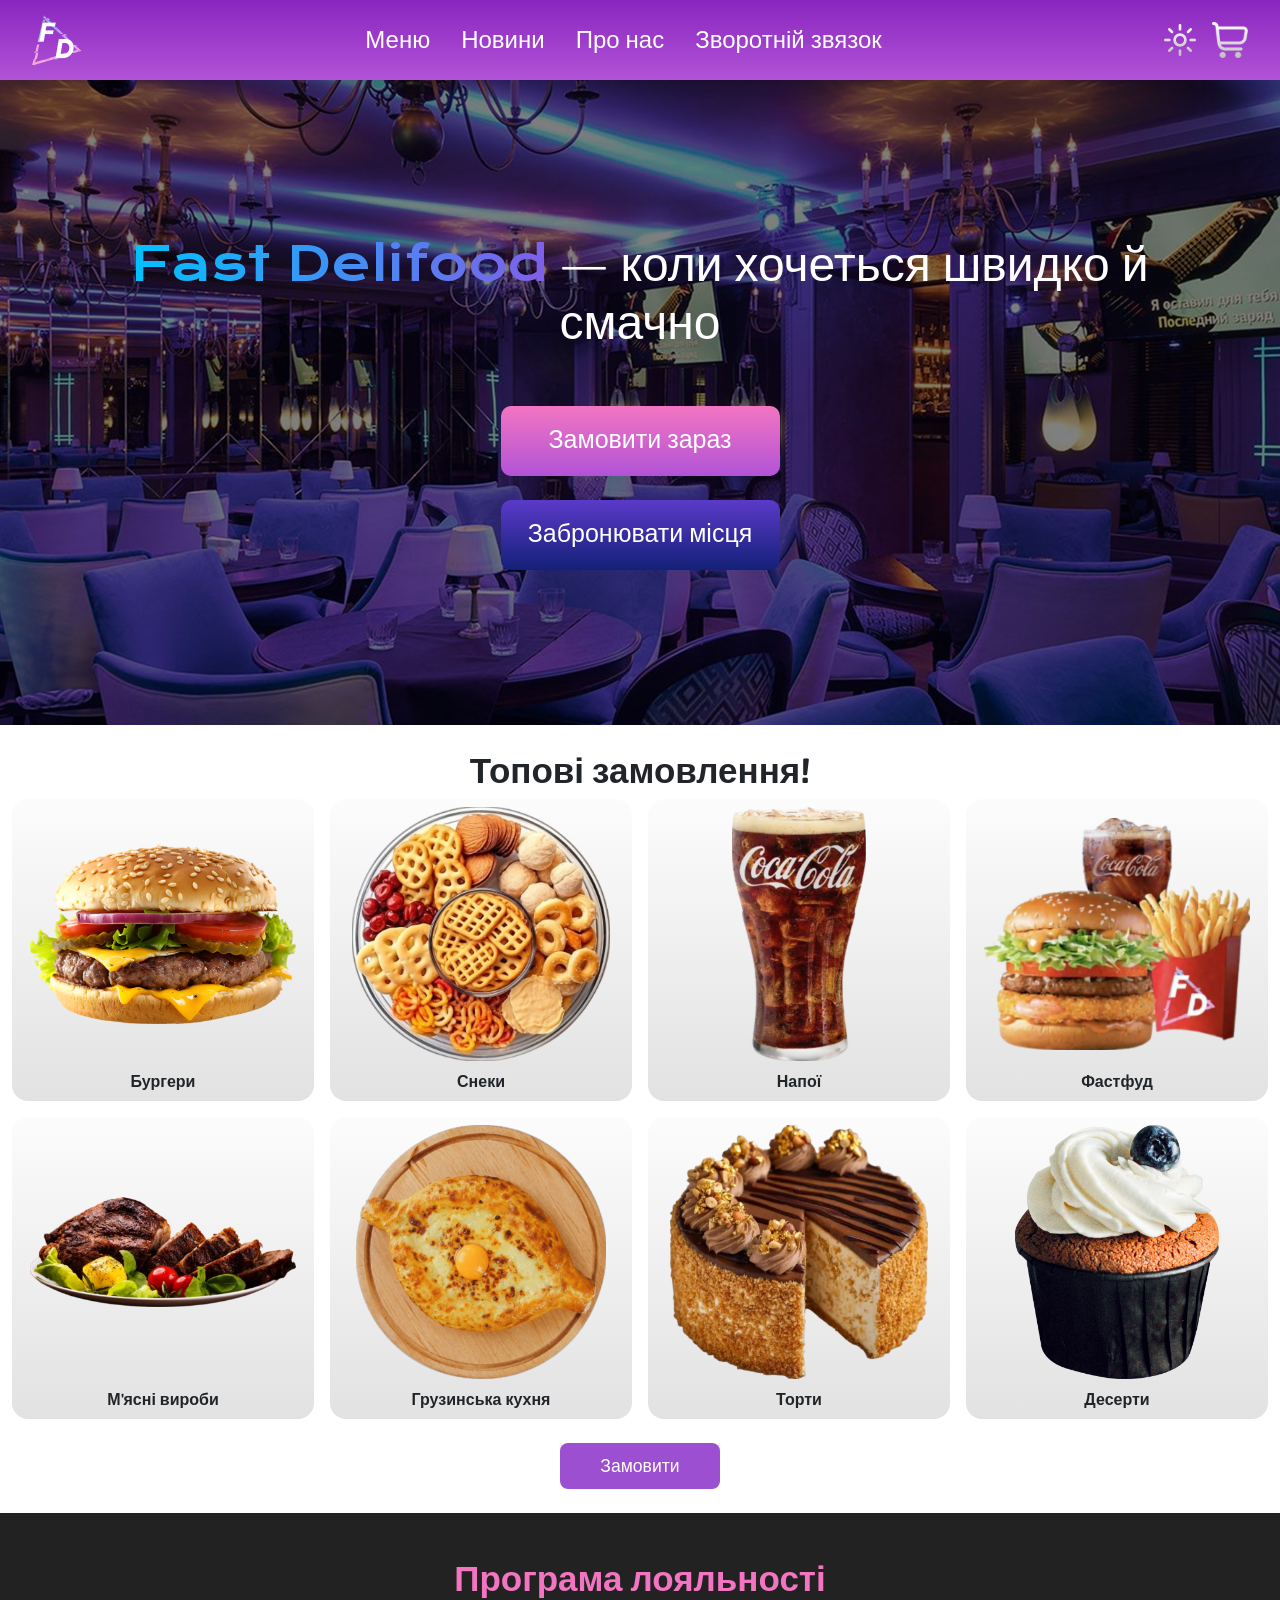
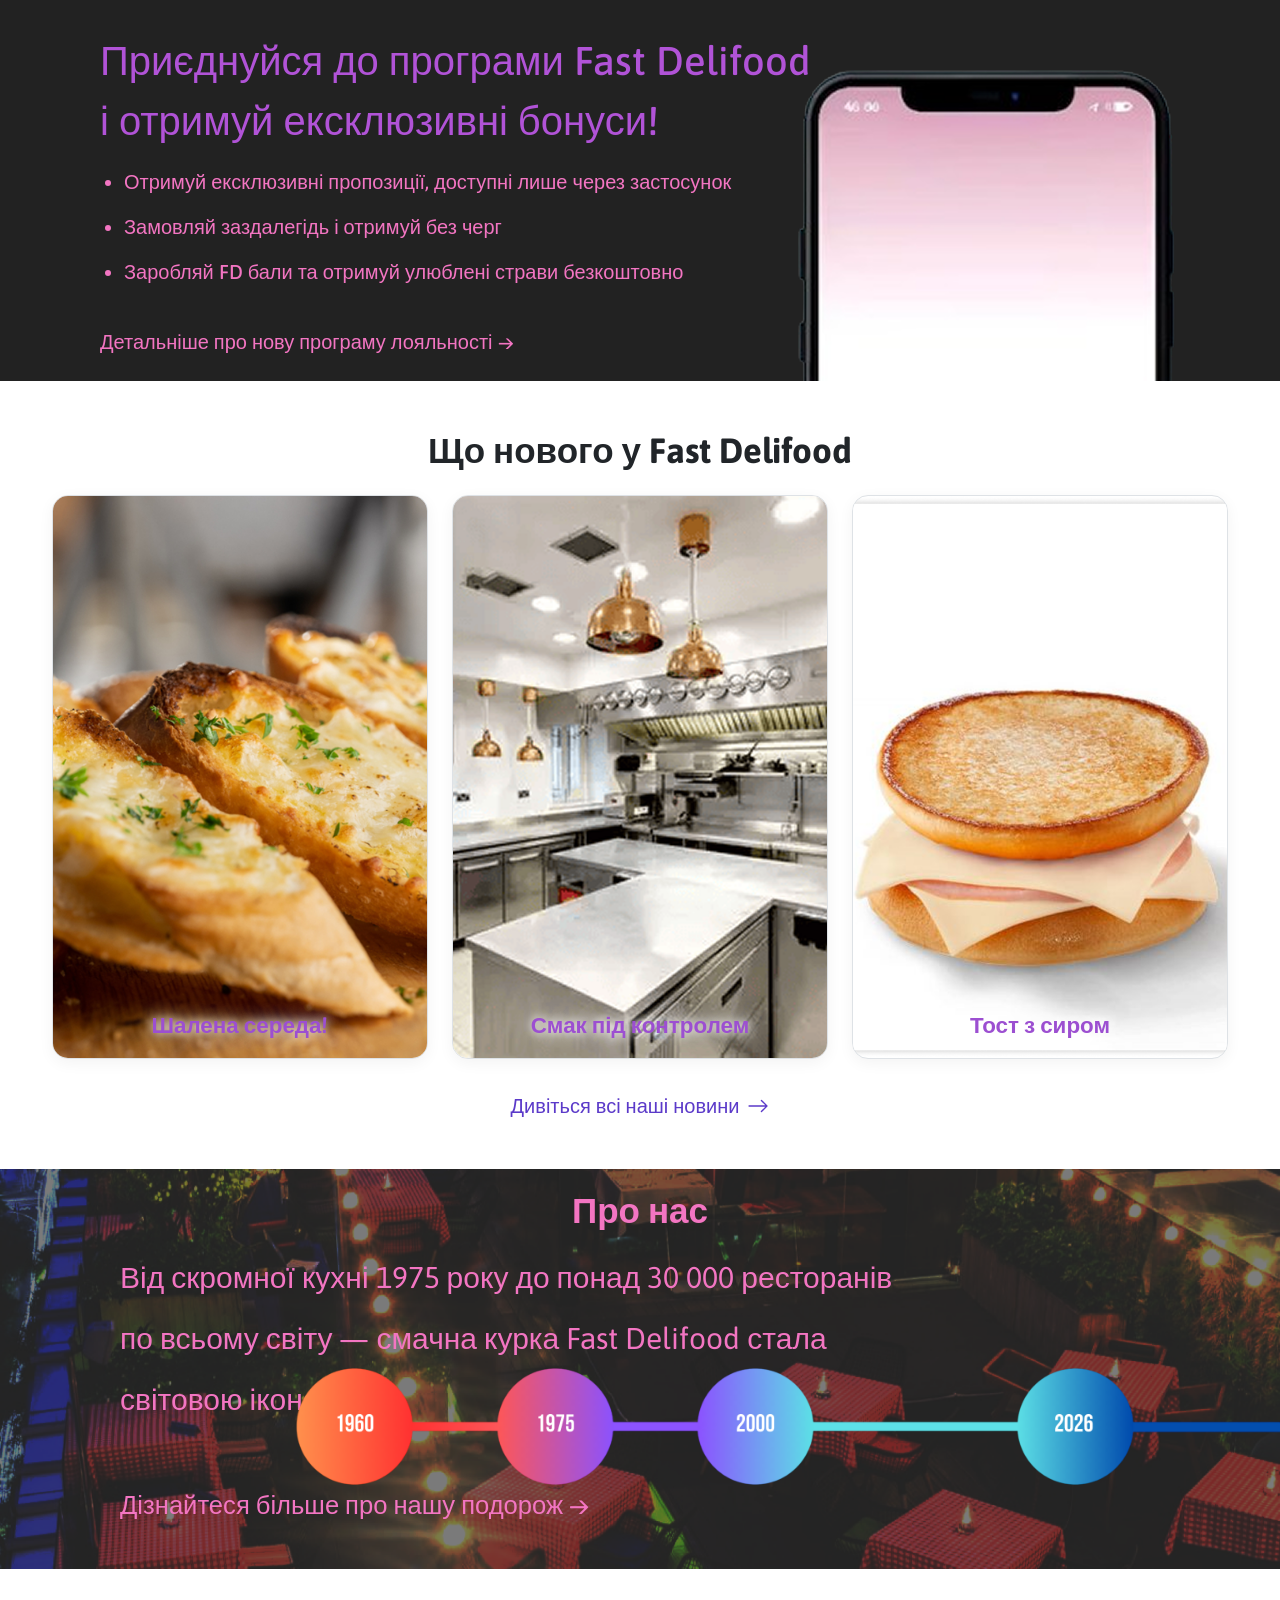
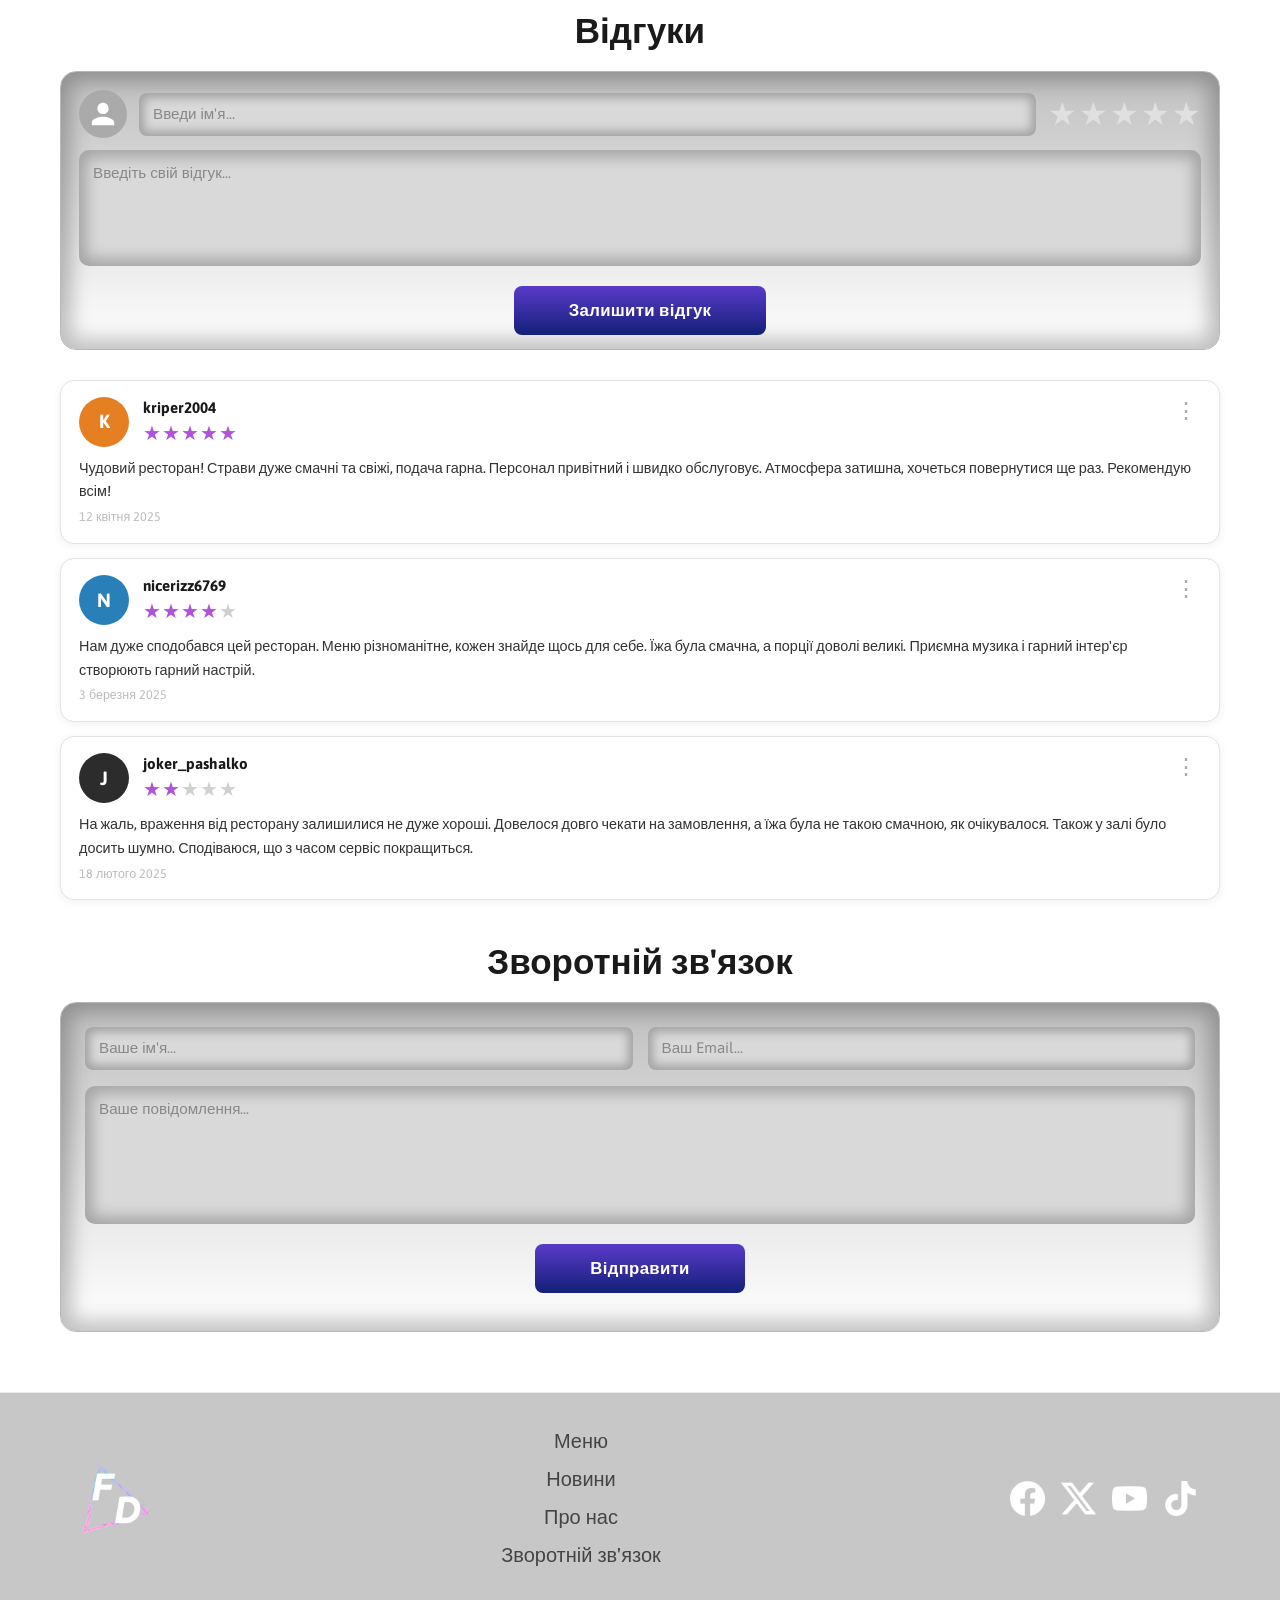
<file: index.html>
<!DOCTYPE html>
<html lang="uk">
    <head>
        <meta charset="UTF-8">
        <meta name="viewport" content="width=device-width, initial-scale=1.0">
        <title>Fast Delifood</title>
        <link href="https://cdn.jsdelivr.net/npm/bootstrap@5.3.0/dist/css/bootstrap.min.css" rel="stylesheet">
        <link rel="stylesheet" href="style.css">
    </head>
    <body>
        <nav class="navbar navbar-expand-lg sticky-top" id="navbar-settings">
            <div class="container-fluid">
                <a class="navbar-brand" href="#"><img src="images/fd_logo.png" alt="FD" width="50" height="50"></a>
                <div class="collapse navbar-collapse" id="navbarNavAltMarkup">
                    <div class="navbar-nav mx-auto">
                        <a class="nav-link custom-link fs-4" href="menu.html">Меню</a>
                        <a class="nav-link custom-link fs-4" href="#whats-new">Новини</a>
                        <a class="nav-link custom-link fs-4" href="#about-us">Про нас</a>
                        <a class="nav-link custom-link fs-4" href="#feedback">Зворотній звязок</a>
                    </div>
                </div>
                <div class="d-flex align-items-center gap-3 ms-lg-auto justify-content-center mt-3 mt-lg-0">
                    <button id="theme-toggle" class="d-flex align-items-center justify-content-center border-0 bg-transparent" title="Змінити тему"> <img id="theme-icon" src="images/панель/light_theme.png" alt="Тема"></button>
                    <div class="navbar-basket" id="basket-container">
                        <a class="basket-link" href="#"></a>
                        <img id="basket-icon" src="images/панель/basket.png" alt="Кошик">
                    </div>
                </div>
            </div>
        </nav>
        <section id="banner" class="d-flex align-items-center justify-content-center">
            <div class="container text-center text-white d-grid gap-5">
                <h1 class="display-5"><span id="fastdeli-font">Fast Delifood</span> — коли хочеться швидко й смачно</h1>
                <div class="d-grid gap-4 col-3 mx-auto">
                    <a href="menu.html" id="btn-1" class="btn btn-primary btn-lg d-flex align-items-center justify-content-center">Замовити зараз</a>
                    <button id="btn-2" type="button" class="btn btn-secondary btn-lg">Забронювати місця</button>
                </div>
            </div>
        </section>
        <div class="container pb-4 mt-4" style="max-width: 1800px;">
            <h3 id="titles-h3" class="text-center fw-bold">Топові замовлення!</h3>
            <div class="row g-3 row-cols-2 row-cols-md-4">
                <div class="col">
                    <div class="custom-card border-0 rounded-4 d-flex flex-column align-items-center justify-content-center text-center p-2">
                        <div class="product-image-wrapper mb-2"><img src="images/топові замовлення/burger.png" class="img-fluid" alt="Бургери"></div>
                        <span class="fs-6">Бургери</span>
                    </div>
                </div>
                <div class="col">
                    <div class="custom-card border-0 rounded-4 d-flex flex-column align-items-center justify-content-center text-center p-2">
                        <div class="product-image-wrapper mb-2"><img src="images/топові замовлення/snacks.png" class="img-fluid" alt="Снеки"></div>
                        <span class="fs-6">Снеки</span>
                    </div>
                </div>
                <div class="col">
                    <div class="custom-card border-0 rounded-4 d-flex flex-column align-items-center justify-content-center text-center p-2">
                        <div class="product-image-wrapper mb-2"><img src="images/топові замовлення/drinks.png" class="img-fluid" alt="Напої"></div>
                        <span class="fs-6">Напої</span>
                    </div>
                </div>
                <div class="col">
                    <div class="custom-card border-0 rounded-4 d-flex flex-column align-items-center justify-content-center text-center p-2">
                        <div class="product-image-wrapper mb-2"><img src="images/топові замовлення/fastfood.png" class="img-fluid" alt="Фастфуд"></div>
                        <span class="fs-6">Фастфуд</span>
                    </div>
                </div>
                <div class="col">
                    <div class="custom-card border-0 rounded-4 d-flex flex-column align-items-center justify-content-center text-center p-2">
                        <div class="product-image-wrapper mb-2"><img src="images/топові замовлення/meat_food.png" class="img-fluid" alt="М'ясні вироби"></div>
                        <span class="fs-6">М'ясні вироби</span>
                    </div>
                </div>
                <div class="col">
                    <div class="custom-card border-0 rounded-4 d-flex flex-column align-items-center justify-content-center text-center p-2">
                        <div class="product-image-wrapper mb-2"><img src="images/топові замовлення/georgian_food.png" class="img-fluid" alt="Грузинська кухня"></div>
                        <span class="fs-6">Грузинська кухня</span>
                    </div>
                </div>
                <div class="col">
                    <div class="custom-card border-0 rounded-4 d-flex flex-column align-items-center justify-content-center text-center p-2">
                        <div class="product-image-wrapper mb-2"><img src="images/топові замовлення/cakes.png" class="img-fluid" alt="Торти"></div>
                        <span class="fs-6">Торти</span>
                    </div>
                </div>
                <div class="col">
                    <div class="custom-card border-0 rounded-4 d-flex flex-column align-items-center justify-content-center text-center p-2">
                        <div class="product-image-wrapper mb-2"><img src="images/топові замовлення/desserts.png" class="img-fluid" alt="Десерти"></div>
                        <span class="fs-6">Десерти</span>
                    </div>
                </div>
            </div>
            <div class="text-center mt-4"><a href="menu.html" class="btn btn-purple rounded-3 fw-medium">Замовити</a></div>
        </div>
        <div id="contact">
            <h3 id="contact-title-h3" class="text-center fw-bold p-4">Програма лояльності</h1>
            <p id="contact-discruption">Приєднуйся до програми Fast Delifood<br>і отримуй ексклюзивні бонуси!</p>
            <ul id="contact-list" class="mt-3 ms-4">
                <li id="contact-list-li" class="text-primory">Отримуй ексклюзивні пропозиції, доступні лише через застосунок</li>
                <li id="contact-list-li" class="text-primory">Замовляй заздалегідь і отримуй без черг</li>
                <li id="contact-list-li" class="text-primory">Заробляй FD бали та отримуй улюблені страви безкоштовно
                </li>
            </ul>
            <a href="#" class="text-decoration-none fs-5 d-inline-flex align-items-center gap-2 p-4 contact-more-info">Детальніше про нову програму лояльності →</a>
            <img src="images/програма лояльності/maccup.png" id="contact-maccup" class="img-fluid">
        </div>
        <div id="whats-new" class="container mt-5 mb-5" style="max-width: 1200px;">
            <h3 id="titles-h3" class="text-center fw-bold mb-4">Що нового у Fast Delifood</h3>
            <div class="row g-4 row-cols-1 row-cols-md-3 pb-3">
                <div class="col">
                    <div class="news-card position-relative border">
                        <img src="images/що нового/шалена середа.png" alt="Шалена середа" class="w-100 h-100 object-fit-cover">
                        <div class="position-absolute bottom-0 start-0 w-100 text-center pb-3"><span class="news-title">Шалена середа!</span></div>
                    </div>
                </div>
                <div class="col">
                    <div class="news-card position-relative border">
                        <img src="images/що нового/смак під контролем.png" alt="Смак під контролем" class="w-100 h-100 object-fit-cover">
                        <div class="position-absolute bottom-0 start-0 w-100 text-center pb-3"><span class="news-title">Смак під контролем</span></div>
                    </div>
                </div>
                <div class="col">
                    <div class="news-card position-relative border">
                        <img src="images/що нового/тост з сиром.png" alt="Тост з сиром" class="w-100 h-100 object-fit-cover">
                        <div class="position-absolute bottom-0 start-0 w-100 text-center pb-3"><span class="news-title">Тост з сиром</span></div>
                    </div>
                </div>
            </div>
            <div class="text-center mt-3">
                <a href="#" class="text-decoration-none fs-5 d-inline-flex align-items-center gap-2 news-link" style="font-weight: 500;">
                    Дивіться всі наші новини
                    <svg xmlns="http://www.w3.org/2000/svg" width="22" height="22" fill="currentColor" class="bi bi-arrow-right" viewBox="0 0 16 16">
                        <path fill-rule="evenodd" d="M1 8a.5.5 0 0 1 .5-.5h11.793l-3.147-3.146a.5.5 0 0 1 .708-.708l4 4a.5.5 0 0 1 0 .708l-4 4a.5.5 0 0 1-.708-.708L13.293 8.5H1.5A.5.5 0 0 1 1 8z" />
                    </svg>
                </a>
            </div>
        </div>
        <div id="about-us">
            <div class="about-us-container">
                <h3 id="titles-h3" class="text-center fw-bold mb-4">Про нас</h3>
                <div class="p-4" style="font-size: 30px; padding-left: 100px !important; padding-top: 0 !important;">
                    <p>Від скромної кухні 1975 року до понад 30 000 ресторанів</p>
                    <p>по всьому світу — смачна курка Fast Delifood стала</p>
                    <p>світовою іконою</p>
                </div>
                <img src="images/про нас/about_us_timeline.png" class="timeline">
                <a href="#" class="text-decoration-none d-inline-flex align-items-center gap-2 p-4 about-us-more-info">Дізнайтеся більше про нашу подорож →</a>
            </div>
        </div>
        <div id="reviews">
            <div class="reviews-section">
                <h3 class="reviews-main-title fw-bold text-center">Відгуки</h3>
                <div class="review-form-card">
                    <div class="review-form-header">
                        <div class="review-form-avatar">
                            <svg xmlns="http://www.w3.org/2000/svg" viewBox="0 0 24 24" fill="white">
                                <path d="M12 12c2.7 0 4.8-2.1 4.8-4.8S14.7 2.4 12 2.4 7.2 4.5 7.2 7.2 9.3 12 12 12zm0 2.4c-3.2 0-9.6 1.6-9.6 4.8v2.4h19.2v-2.4c0-3.2-6.4-4.8-9.6-4.8z" />
                            </svg>
                        </div>
                        <input type="text" id="review-name" class="review-name-input" placeholder="Введи ім'я..." maxlength="40">
                        <div class="review-stars-input" id="review-stars-input" data-rating="0">
                            <span class="star-input" data-value="1">★</span>
                            <span class="star-input" data-value="2">★</span>
                            <span class="star-input" data-value="3">★</span>
                            <span class="star-input" data-value="4">★</span>
                            <span class="star-input" data-value="5">★</span>
                        </div>
                    </div>
                    <textarea id="review-text" class="review-textarea" placeholder="Введіть свій відгук..." rows="4" maxlength="1000"></textarea>
                    <button id="submit-review-btn" class="btn-submit-review">Залишити відгук</button>
                </div>
                <div id="reviews-list" class="reviews-list"></div>
                <div class="text-center mt-2 mb-5" id="load-more-wrapper" style="display: none;"><a href="#" id="load-more-btn" class="reviews-more-link">Більше відгуків →</a></div>
            </div>
        </div>
        <div id="feedback">
            <div class="feedback-section">
                <h3 class="reviews-main-title fw-bold text-center">Зворотній зв'язок</h3>
                <div class="feedback-form-card">
                    <div class="feedback-inputs">
                        <input type="text" id="feedback-name" class="review-name-input" placeholder="Ваше ім'я..." maxlength="40">
                        <input type="email" id="feedback-email" class="review-name-input" placeholder="Ваш Email..." maxlength="60">
                    </div>
                    <textarea id="feedback-text" class="review-textarea mt-3" placeholder="Ваше повідомлення..." rows="5" maxlength="1000"></textarea>
                    <div id="feedback-success" class="text-success text-center mt-3 mb-2" style="display: none; font-weight: bold;">Дякуємо! Ваше повідомлення успішно надіслано.</div>
                    <button id="submit-feedback-btn" class="btn-submit-review">Відправити</button>
                </div>
            </div>
        </div>
        <script src="https://cdn.jsdelivr.net/npm/bootstrap@5.3.0/dist/js/bootstrap.bundle.min.js"></script>
        <script src="script.js"></script>
    </body>
    <footer id="basement">
        <div class="container py-2 d-flex flex-column flex-md-row justify-content-between align-items-center gap-4">
            <div class="footer-logo">
                <a href="#"><img src="images/fd_logo.png" alt="Fast Delifood Logo" width="70"></a>
            </div>
            <div class="footer-menu d-flex flex-column text-center">
                <a class="footer-link fs-5 mb-2" href="menu.html">Меню</a>
                <a class="footer-link fs-5 mb-2" href="#whats-new">Новини</a>
                <a class="footer-link fs-5 mb-2" href="#about-us">Про нас</a>
                <a class="footer-link fs-5" href="#feedback">Зворотній зв'язок</a>
            </div>
            <div class="footer-social d-flex gap-3">
                <a href="#"><img src="images/підвал/facebook.png" alt="Facebook" class="social-icon"></a>
                <a href="#"><img src="images/підвал/x.png" alt="X" class="social-icon"></a>
                <a href="#"><img src="images/підвал/youtube.png" alt="YouTube" class="social-icon"></a>
                <a href="#"><img src="images/підвал/tiktok.png" alt="TikTok" class="social-icon"></a>
            </div>
        </div>
    </footer>
</html>
</file>
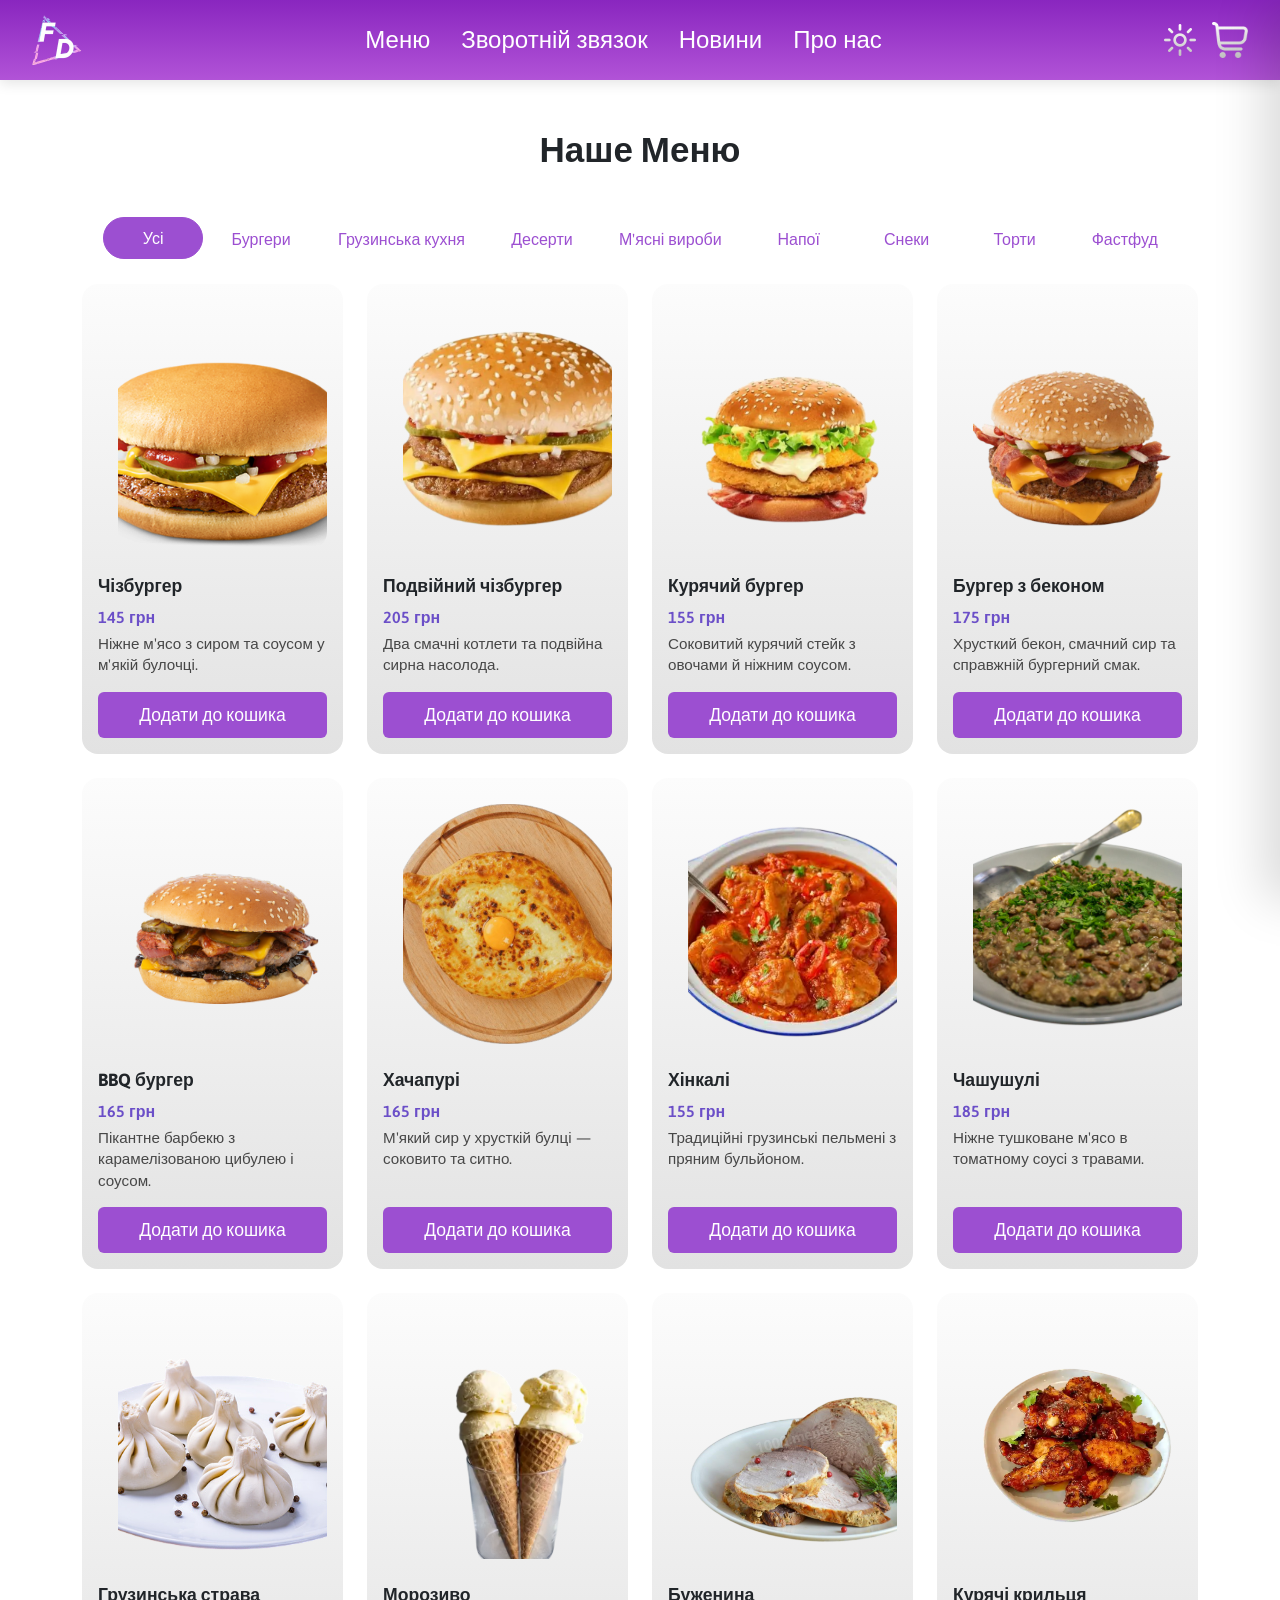
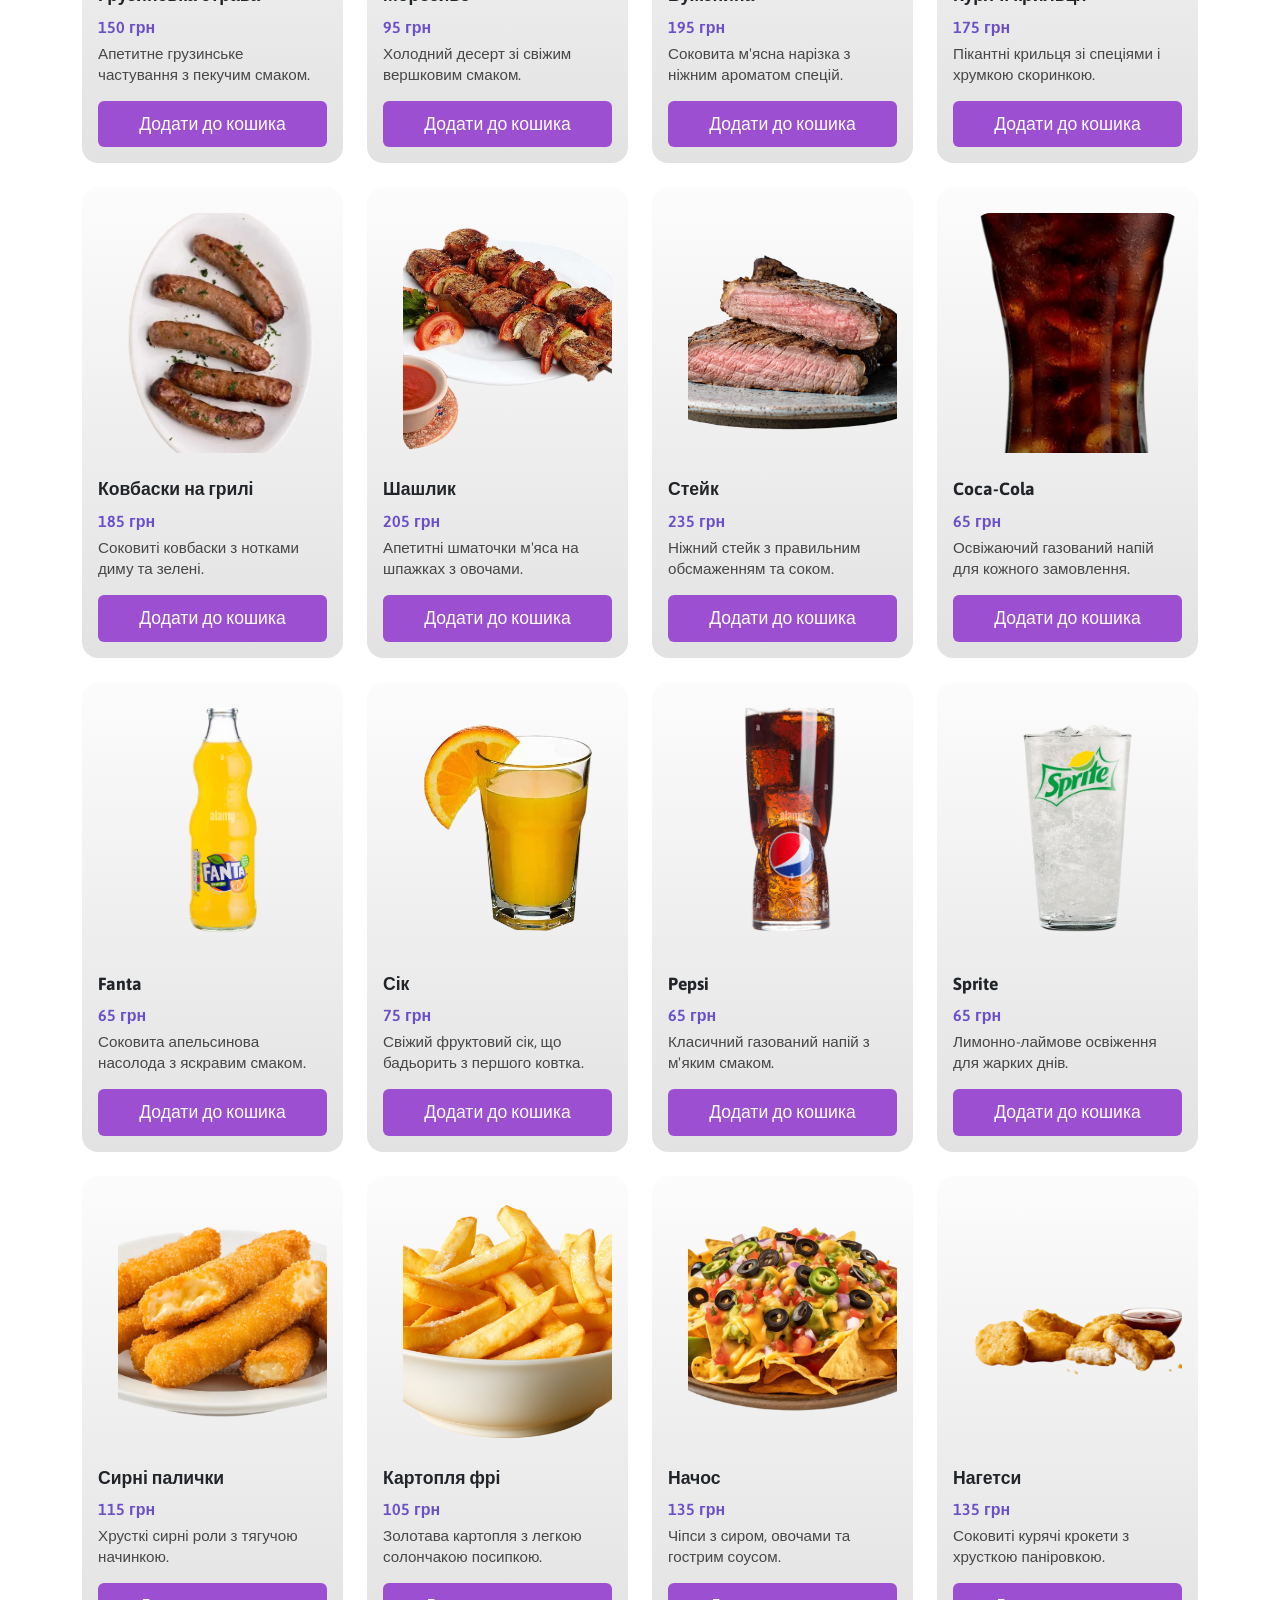
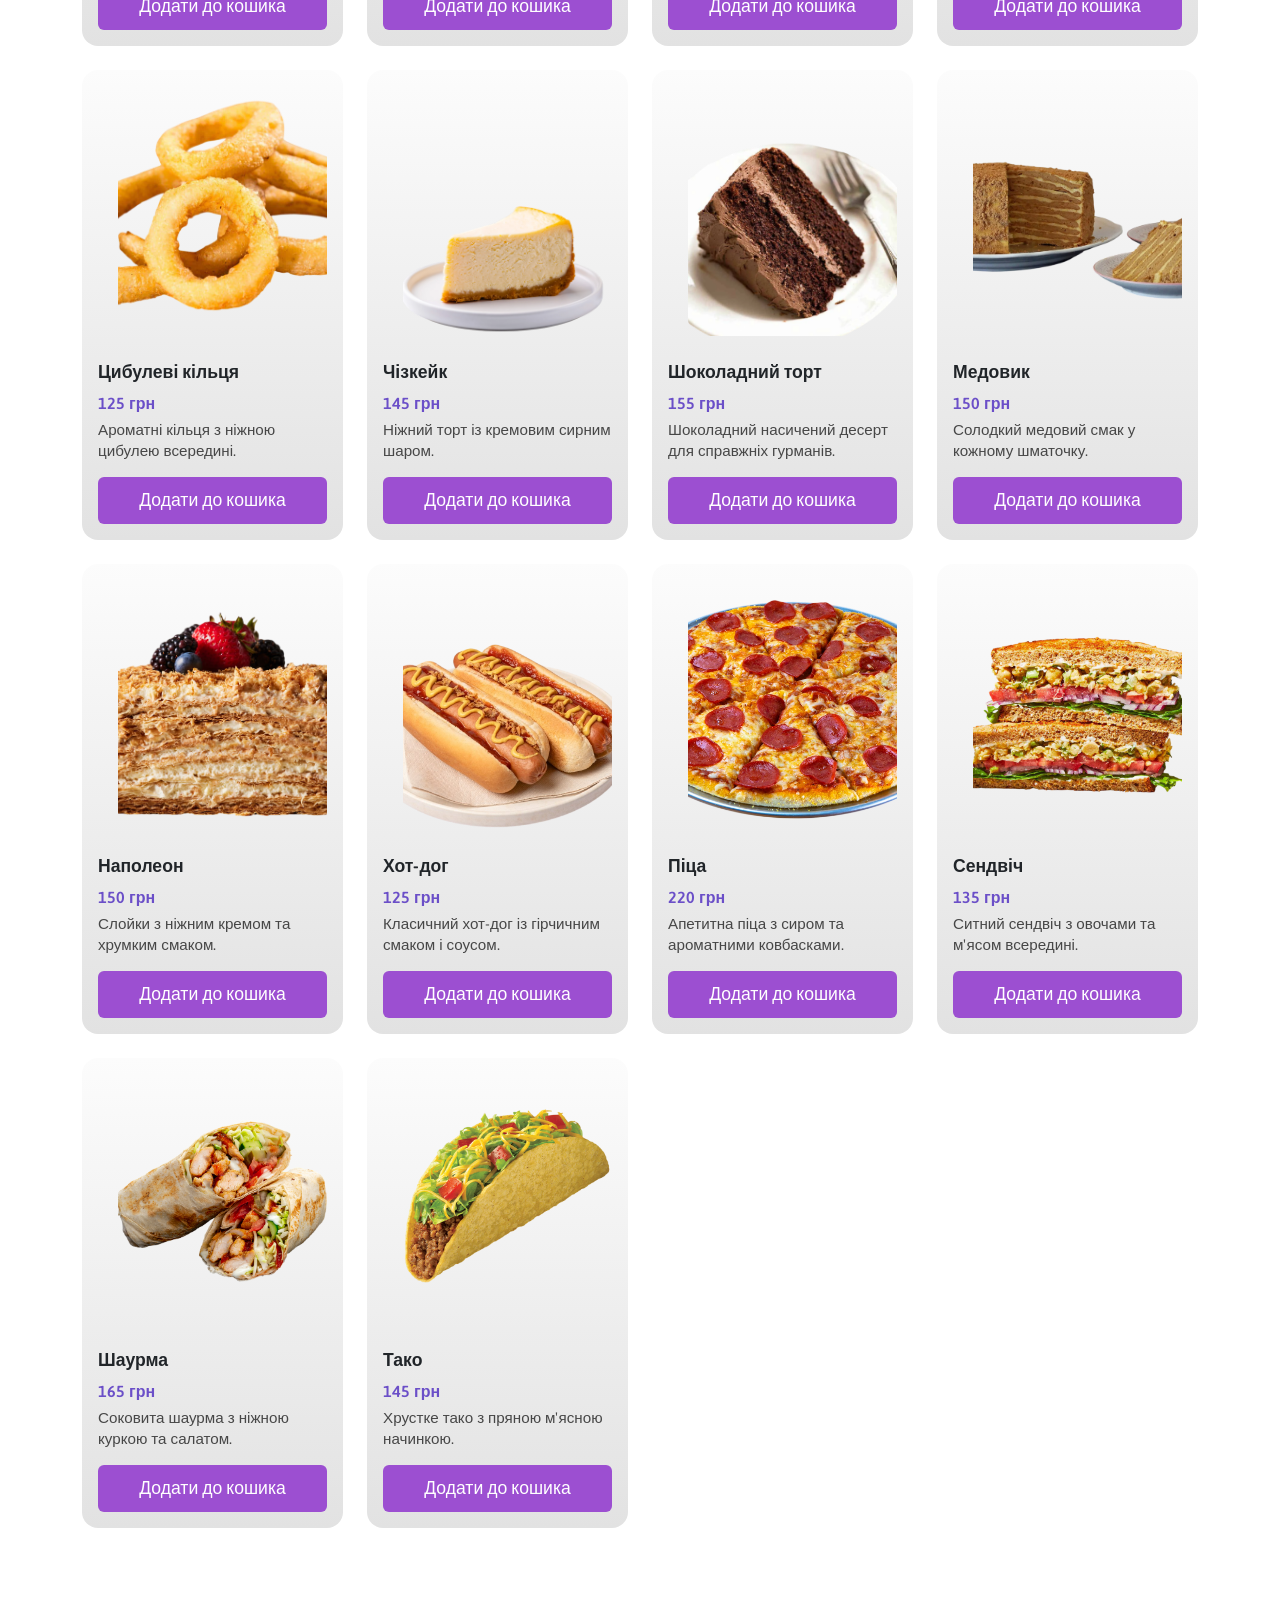
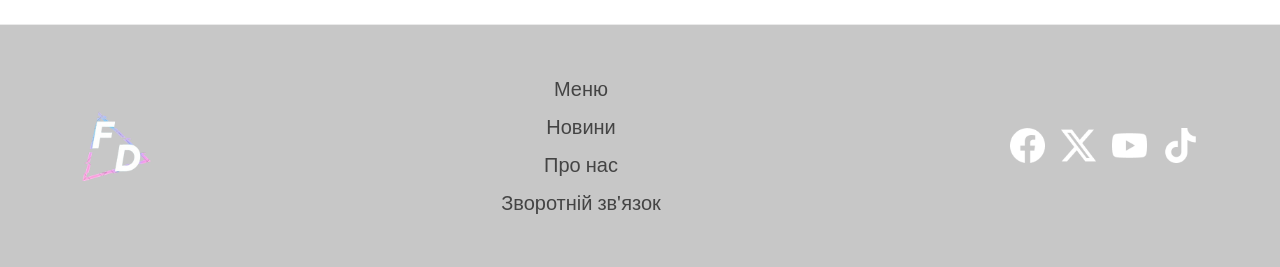
<file: menu.html>
<!DOCTYPE html>
<html lang="uk">
    <head>
        <meta charset="UTF-8">
        <meta name="viewport" content="width=device-width, initial-scale=1.0">
        <title>Меню - Fast Delifood</title>
        <link href="https://cdn.jsdelivr.net/npm/bootstrap@5.3.0/dist/css/bootstrap.min.css" rel="stylesheet">
        <link rel="stylesheet" href="style.css">
    </head>
    <body>
        <nav class="navbar navbar-expand-lg sticky-top" id="navbar-settings">
            <div class="container-fluid">
                <a class="navbar-brand" href="index.html"><img src="images/fd_logo.png" alt="FD" width="50" height="50"></a>
                <div class="collapse navbar-collapse" id="navbarNavAltMarkup">
                    <div class="navbar-nav mx-auto">
                        <a class="nav-link custom-link fs-4 active" href="menu.html">Меню</a>
                        <a class="nav-link custom-link fs-4" href="index.html#feedback">Зворотній звязок</a>
                        <a class="nav-link custom-link fs-4" href="index.html#whats-new">Новини</a>
                        <a class="nav-link custom-link fs-4" href="index.html#about-us">Про нас</a>
                    </div>
                </div>
                <div class="d-flex align-items-center gap-3 ms-lg-auto justify-content-center mt-3 mt-lg-0">
                    <button id="theme-toggle" class="d-flex align-items-center justify-content-center border-0 bg-transparent" title="Змінити тему"> <img id="theme-icon" src="images/панель/light_theme.png" alt="Тема"></button>
                    <div class="navbar-basket" id="basket-container">
                        <a class="basket-link" href="#"></a>
                        <span id="cart-badge" class="cart-badge">0</span>
                        <img id="basket-icon" src="images/панель/basket.png" alt="Кошик">
                    </div>
                </div>
            </div>
        </nav>

        <div id="cart-overlay" class="cart-overlay"></div>
        <aside id="cart-panel" class="cart-panel">
            <div class="cart-panel-header">
                <h2>Кошик</h2>
                <button id="cart-close-btn" type="button" class="cart-close-btn" aria-label="Закрити кошик">×</button>
            </div>
            <div id="cart-items" class="cart-items"></div>
            <div id="cart-empty-message" class="cart-empty-message">В кошику поки що немає товарів.</div>
            <div class="cart-summary">
                <span>Всього до оплати:</span>
                <span id="cart-total">0 грн</span>
            </div>
            <button id="checkout-btn" class="btn btn-purple w-100 rounded-3">Оформити замовлення</button>
        </aside>

        <div id="order-modal-overlay" class="modal-overlay" aria-hidden="true">
            <div class="order-modal">
                <button id="order-modal-close-btn" type="button" class="order-modal-close" aria-label="Закрити">×</button>
                <div class="order-modal-icon">✓</div>
                <h3>Дякуємо за замовлення!</h3>
                <p>Менеджер зв'яжеться з вами найближчим часом.</p>
            </div>
        </div>

        <div class="container py-5">
            <h1 id="titles-h3" class="text-center fw-bold mb-5">Наше Меню</h1>
            
            <div class="row mb-4">
                <div class="col">
                    <div id="catalog-categories" class="d-flex flex-wrap gap-2 justify-content-center category-tabs"></div>
                </div>
            </div>
            <div class="row g-4 row-cols-1 row-cols-sm-2 row-cols-md-3 row-cols-lg-4" id="catalog-items"></div>
        </div>

        <footer id="basement" class="mt-5">
            <div class="container py-4 d-flex flex-column flex-md-row justify-content-between align-items-center gap-4">
                <div class="footer-logo">
                    <a href="index.html"><img src="images/fd_logo.png" alt="Fast Delifood Logo" width="70"></a>
                </div>
                <div class="footer-menu d-flex flex-column text-center">
                    <a class="footer-link fs-5 mb-2" href="menu.html">Меню</a>
                    <a class="footer-link fs-5 mb-2" href="index.html#whats-new">Новини</a>
                    <a class="footer-link fs-5 mb-2" href="index.html#about-us">Про нас</a>
                    <a class="footer-link fs-5" href="index.html#feedback">Зворотній зв'язок</a>
                </div>
                <div class="footer-social d-flex gap-3">
                    <a href="#"><img src="images/підвал/facebook.png" alt="Facebook" class="social-icon"></a>
                    <a href="#"><img src="images/підвал/x.png" alt="X" class="social-icon"></a>
                    <a href="#"><img src="images/підвал/youtube.png" alt="YouTube" class="social-icon"></a>
                    <a href="#"><img src="images/підвал/tiktok.png" alt="TikTok" class="social-icon"></a>
                </div>
            </div>
        </footer>

        <script src="https://cdn.jsdelivr.net/npm/bootstrap@5.3.0/dist/js/bootstrap.bundle.min.js"></script>
        <script src="script.js"></script>
    </body>
</html>
</file>
<file: style.css>
@font-face {
    font-family: 'KronaOne-Regular';
    src: url('fonts/KronaOne-Regular.ttf') format('truetype');
    font-style: normal;
}

#fastdeli-font {
    background: linear-gradient(90deg, #00C2FF, #7F5FE9);
    -webkit-background-clip: text;
    -webkit-text-fill-color: transparent;
    background-clip: text;
    color: transparent;
    display: inline-block;
}

#titleH1 {
    background: linear-gradient(90deg, #00C2FF 0%, #7F5FE9 70%);
    -webkit-background-clip: text;
    -webkit-text-fill-color: transparent;
}

#navbar-settings {
    background: linear-gradient(180deg, #8926BF 0%, #B153D7 100%) !important;
    padding: 10px 20px;
    box-shadow: 0 4px 12px rgba(0, 0, 0, 0.1);
}

#fastdeli-font {
    font-family: 'KronaOne-Regular', sans-serif;
}

#btn-1 {
    background-image: linear-gradient(180deg, rgba(243, 117, 194, 1) 0%, rgba(177, 83, 215, 1) 100%);
    border: none;
    border-radius: 10px;
    height: 70px;
    font-size: 25px;
    text-align: center;
    padding-bottom: 10px;
    transition: all 0.25s ease !important;
}

#btn-1:hover {
    background-image: linear-gradient(180deg, rgba(177, 83, 215, 1) 0%, rgba(243, 117, 194, 1) 100%) !important;
    transform: scale(1.1);
}

#btn-1:active {
    transform: scale(1.05);
}

#btn-2 {
    background-image: linear-gradient(180deg, rgba(91, 58, 201, 1) 0%, rgba(19, 32, 120, 1) 100%);
    border: none;
    border-radius: 10px;
    height: 70px;
    font-size: 25px;
    text-align: center;
    padding-bottom: 10px;
    transition: all 0.25s ease;
}

#btn-2:hover {
    background-image: linear-gradient(180deg, rgba(19, 32, 120, 1) 0%, rgba(91, 58, 201, 1) 100%) !important;
    transform: scale(1.1);
}

#btn-2:active {
    transform: scale(1.05);
}

.custom-link {
    color: #ffffff !important;
    font-weight: 500;
    margin-right: 15px;
    transition: all 0.3s ease;
}

.custom-link:hover {
    color: #f1f1f1 !important;
    opacity: 0.8;
    transform: translateY(-1px);
}

.navbar-toggler {
    border-color: rgba(255, 255, 255, 0.5);
}

.navbar-toggler-icon {
    filter: invert(1) grayscale(100%) brightness(200%);
}

.navbar-basket {
    transition: all 0.3s ease;
    z-index: 2;
    cursor: pointer;
}

#banner {
    width: 100%;
    height: 645px;
    background: url("images/банер/banner_background.png") no-repeat center center;
    background-size: cover;
    position: relative;
}

#titles-h3 {
    font-size: 35px;
}


@font-face {
    font-family: 'Asap';
    src: url('fonts/Asap-VariableFont_wdth,wght.ttf') format('truetype');
    font-style: normal;
}


html {
    scroll-behavior: smooth;
}

body {
    background-color: #ffffff;
    font-family: 'Asap', sans-serif;
}

.custom-card {
    background: linear-gradient(180deg, #fcfcfc 0%, #e2e2e2 100%);
    aspect-ratio: 1 / 1;
    cursor: pointer;
    transition: transform 0.2s ease, box-shadow 0.2s ease;
}

.custom-card:hover {
    transform: scale(1.03);
    box-shadow: 0 4px 15px rgba(0, 0, 0, 0.05);
}

.custom-card span {
    font-family: 'Asap', sans-serif !important;
    font-weight: 700;
    font-size: 1rem;
}

.product-image-wrapper {
    width: calc(100% - 20px);
    flex: 1;
    min-height: 0;
    display: flex;
    align-items: center;
    justify-content: center;
    margin: 0 10px;
}

.product-image-wrapper img {
    width: 100%;
    height: 100%;
    object-fit: contain;
}

.btn-purple {
    background-color: #9c4fd1;
    color: white;
    border: none;
    padding: 10px 40px;
    font-size: 1.1rem;
    transition: background-color 0.2s ease;
}

.btn-purple:hover {
    background-color: #833fae;
    color: white;
}

.btn-outline-purple {
    color: #9c4fd1;
    background: transparent;
    border: 1px solid #9c4fd1;
    padding: 8px 18px;
    border-radius: 999px;
    transition: background 0.2s ease, color 0.2s ease, transform 0.2s ease;
}

.btn-outline-purple:hover,
.category-tab.active {
    background: #9c4fd1;
    color: white;
    transform: translateY(-1px);
}

.category-tabs {
    gap: 12px;
}

.category-tab {
    cursor: pointer;
    border-radius: 999px;
    border: 1px solid transparent;
    padding: 8px 18px;
    min-width: 100px;
    transition: all 0.2s ease;
}

.category-tab.active,
.category-tab:hover {
    background-color: #9c4fd1;
    color: #ffffff;
    border-color: #9c4fd1;
}

.product-title {
    font-size: 1.1rem;
    font-weight: 700;
}

.product-price {
    font-size: 1rem;
    color: #6b4fc8;
}

.text-purple {
    color: #9c4fd1;
}

.menu-card {
    background: linear-gradient(180deg, #fcfcfc 0%, #e2e2e2 100%);
    cursor: pointer;
    transition: transform 0.2s ease, box-shadow 0.2s ease;
    height: 100%;
    display: flex;
    flex-direction: column;
}

.menu-card:hover {
    transform: scale(1.03);
    box-shadow: 0 4px 15px rgba(0, 0, 0, 0.05);
}

.menu-card .product-image-wrapper {
    aspect-ratio: 4 / 3;
    width: 100%;
    padding: 10px;
    min-height: 260px;
}

.menu-card .product-image-wrapper img {
    width: 100%;
    height: 100%;
    object-fit: cover;
    border-radius: 18px;
}

.product-description {
    font-size: 0.95rem;
    color: #474747;
    line-height: 1.4;
}

body.dark-theme .menu-card {
    background: linear-gradient(180deg, #2a2a2a 0%, #1a1a1a 100%);
    color: #ffffff;
}

#contact {
    background-color: #222;
    padding-top: 20px;
    position: relative;
    overflow: hidden;
}

#contact>*:not(#contact-maccup) {
    position: relative;
    z-index: 1;
}

#contact-title-h3 {
    color: #F375C2;
    font-size: 35px;
}

#contact-discruption {
    color: #B153D7;
    font-family: 'Asap', sans-serif !important;
    font-weight: 500;
    font-size: 40px;
    padding-left: 100px;
}

.contact-more-info {
    color: #F375C2;
    font-weight: 500;
    font-family: 'Asap', sans-serif !important;
    padding-left: 100px !important
}

.contact-more-info:hover {
    color: #B153D7;
}

#contact-maccup {
    position: absolute;
    right: 5%;
    top: 50%;
    transform: translateY(-20%);
    z-index: 0;
    max-height: 90%;
    object-fit: contain;
}

#contact-list {
    color: #B153D7;
    font-family: 'Asap', sans-serif !important;
    font-weight: 500;
    font-size: 20px;
    padding-left: 100px;
}

#contact-list-li {
    color: #F375C2;
    margin-bottom: 15px;
}

.news-card {
    border-radius: 16px;
    overflow: hidden;
    cursor: pointer;
    transition: transform 0.2s ease, box-shadow 0.2s ease;
    background-color: #fff;
    box-shadow: 0 4px 15px rgba(0, 0, 0, 0.05);
    aspect-ratio: 2 / 3;
}

.news-card:hover {
    transform: scale(1.03);
    box-shadow: 0 8px 25px rgba(0, 0, 0, 0.1);
}

.news-card img {
    width: 100%;
    height: 100%;
    object-fit: cover;
}

.news-title {
    font-family: 'Asap', sans-serif !important;
    font-weight: 600;
    font-size: 1.4rem;
    color: #9c4fd1;
    text-shadow: 0px 0px 10px rgba(255, 255, 255, 1), 0px 0px 20px rgba(255, 255, 255, 1);
}

.news-link {
    color: #5b3ac9;
    transition: all 0.2s ease;
}

.news-link:hover {
    color: #8926BF;
    opacity: 0.8;
}

#whats-new {
    scroll-margin-top: 100px;
}

#about-us {
    scroll-margin-top: 100px;
    width: 100%;
    background: url("images/про нас/about_us_background.png") no-repeat center center;
    background-size: cover;
    position: relative;
    padding: 20px;
    min-height: 400px;
}

.about-us-container {
    color: #F375C2;
    display: flex;
    flex-direction: column;
}

.about-us-more-info {
    color: #F375C2;
    font-weight: 500;
    font-family: 'Asap', sans-serif !important;
    padding-left: 100px !important;
    font-size: 1.6rem;
    display: inline-block;
}

.about-us-more-info:hover {
    color: #B153D7;
}

.timeline-container {
    display: flex;
    justify-content: flex-end;
}

.timeline {
    width: 1000px;
    position: absolute;
    right: 0;
    transform: translateY(45%);
}

/* ===== СЕКЦІЯ ВІДГУКІВ ===== */
#reviews {
    background-color: #ffffff;
    padding: 40px 0 20px;
}

.reviews-section {
    max-width: 1200px;
    margin: 0 auto;
    padding: 0 20px;
}

.reviews-main-title {
    font-size: 35px;
    margin-bottom: 20px;
    color: #1a1a1a;
}

.review-form-card {
    background: linear-gradient(180deg, #C0C0C0 0%, #FFFFFF 100%);
    border-radius: 16px;
    padding: 18px 18px 0;
    border: 1px solid #b8b8b8;
    overflow: hidden;
    margin-bottom: 30px;
    box-shadow: 0px 0px 20px 10px #00000040 inset;
}

.review-form-header {
    display: flex;
    align-items: center;
    gap: 12px;
    margin-bottom: 12px;
}

.review-form-avatar {
    width: 48px;
    height: 48px;
    background-color: #aaaaaa;
    border-radius: 50%;
    display: flex;
    align-items: center;
    justify-content: center;
    flex-shrink: 0;
}

.review-form-avatar svg {
    width: 28px;
    height: 28px;
}

.review-name-input {
    flex: 1;
    background-color: #D9D9D9;
    border: none;
    border-radius: 8px;
    padding: 10px 14px;
    font-size: 0.95rem;
    color: #444;
    outline: none;
    font-family: 'Asap', sans-serif;
    transition: background-color 0.2s ease;
    box-shadow: 0px 0px 10px 5px #00000040 inset;
}

.review-name-input::placeholder {
    color: #888;
}

.review-name-input:focus {
    background-color: #bababa;
}

.review-stars-input {
    display: flex;
    gap: 2px;
    margin-left: auto;
    flex-shrink: 0;
}

.star-input {
    font-size: 2rem;
    color: #e0e0e0;
    cursor: pointer;
    transition: color 0.15s ease, transform 0.1s ease;
    line-height: 1;
    user-select: none;
}

.star-input.hovered,
.star-input.active {
    color: #B153D7;
    transform: scale(1.1);
}

.review-textarea {
    width: 100%;
    background-color: #D9D9D9;
    border: none;
    border-radius: 10px;
    padding: 12px 14px;
    font-size: 0.95rem;
    color: #444;
    resize: none;
    outline: none;
    font-family: 'Asap', sans-serif;
    transition: background-color 0.2s ease;
    box-shadow: 0px 0px 15px 7px #00000040 inset;
}

.review-textarea::placeholder {
    color: #888;
}

.review-textarea:focus {
    background-color: #c0c0c0;
}

.review-form-submit-wrapper {
    background: linear-gradient(180deg, #C0C0C0 0%, #FFFFFF 100%);
    box-shadow: 0px 0px 20px 10px #00000040 inset;
    text-align: center;
    padding: 16px 18px;
    margin: 14px -18px 0;
}

.btn-submit-review {
    background: linear-gradient(180deg, #5B3AC9 0%, #132078 100%);
    color: white;
    border: none;
    border-radius: 8px;
    padding: 12px 55px;
    font-size: 1.05rem;
    font-family: 'Asap', sans-serif;
    font-weight: 600;
    cursor: pointer;
    transition: all 0.2s ease;
    letter-spacing: 0.3px;
    display: block;
    margin: 14px auto;
}

.btn-submit-review:hover {
    background: linear-gradient(180deg, #5a3fb0 0%, #3a2590 100%);
    transform: translateY(-1px);
    box-shadow: 0 4px 14px rgba(107, 79, 200, 0.4);
}

.btn-submit-review:active {
    transform: translateY(0) scale(0.98);
    box-shadow: none;
}

.reviews-list {
    display: flex;
    flex-direction: column;
    gap: 14px;
    margin-top: 4px;
}

.review-card {
    background: #ffffff;
    border: 1px solid #e4e4e4;
    border-radius: 14px;
    padding: 16px 18px;
    box-shadow: 0 2px 10px rgba(0, 0, 0, 0.06);
    transition: box-shadow 0.2s ease, transform 0.2s ease;
    animation: reviewFadeIn 0.35s ease;
}

@keyframes reviewFadeIn {
    from {
        opacity: 0;
        transform: translateY(12px);
    }

    to {
        opacity: 1;
        transform: translateY(0);
    }
}

.review-card:hover {
    box-shadow: 0 6px 20px rgba(0, 0, 0, 0.1);
    transform: translateY(-1px);
}

.review-card-header {
    display: flex;
    align-items: flex-start;
    gap: 14px;
}

.review-card-avatar {
    width: 50px;
    height: 50px;
    border-radius: 50%;
    flex-shrink: 0;
    display: flex;
    align-items: center;
    justify-content: center;
    font-size: 1.2rem;
    font-weight: 700;
    color: white;
    text-transform: uppercase;
}

.review-card-info {
    flex: 1;
    min-width: 0;
}

.review-card-name {
    font-weight: 700;
    font-size: 0.95rem;
    color: #1a1a1a;
    margin: 0 0 3px 0;
}

.review-card-stars {
    font-size: 1.25rem;
    letter-spacing: 1px;
    line-height: 1;
}

.review-card-stars .star-filled {
    color: #B153D7;
}

.review-card-stars .star-empty {
    color: #d0d0d0;
}

.review-card-menu {
    color: #aaa;
    cursor: pointer;
    font-size: 1.4rem;
    line-height: 1;
    flex-shrink: 0;
    padding: 2px 4px;
    border-radius: 6px;
    transition: background-color 0.15s ease, color 0.15s ease;
    position: relative;
}

.review-card-menu:hover {
    background-color: #f0f0f0;
    color: #555;
}

.review-card-text {
    margin: 10px 0 4px;
    font-size: 0.9rem;
    color: #333;
    line-height: 1.65;
    font-weight: 500;
}

.review-card-date {
    font-size: 0.78rem;
    color: #bbb;
    margin: 0;
}

.reviews-more-link {
    color: #6b4fc8;
    font-size: 1rem;
    text-decoration: none;
    font-weight: 500;
    transition: color 0.2s ease, opacity 0.2s ease;
}

.reviews-more-link:hover {
    color: #4a35a0;
    opacity: 0.85;
}

.review-delete-menu {
    position: absolute;
    top: 28px;
    right: 0;
    background: #fff;
    border: 1px solid #e0e0e0;
    border-radius: 8px;
    box-shadow: 0 4px 16px rgba(0, 0, 0, 0.12);
    z-index: 100;
    min-width: 130px;
    overflow: hidden;
}

.review-delete-menu button {
    display: block;
    width: 100%;
    padding: 10px 16px;
    background: none;
    border: none;
    text-align: left;
    font-size: 0.9rem;
    color: #e74c3c;
    cursor: pointer;
    font-family: 'Asap', sans-serif;
    transition: background-color 0.15s ease;
}

/* ===== ЗВОРОТНІЙ ЗВ'ЯЗОК ===== */
#feedback {
    background-color: #ffffff;
    padding: 20px 0 60px;
    scroll-margin-top: 100px;
}

.feedback-section {
    max-width: 1200px;
    margin: 0 auto;
    padding: 0 20px;
}

.feedback-form-card {
    background: linear-gradient(180deg, #C0C0C0 0%, #FFFFFF 100%);
    border-radius: 16px;
    padding: 24px;
    border: 1px solid #b8b8b8;
    box-shadow: 0px 0px 20px 10px #00000040 inset;
}

.feedback-inputs {
    display: flex;
    gap: 15px;
}

.feedback-inputs > input {
    flex: 1;
}

@media (max-width: 600px) {
    .feedback-inputs {
        flex-direction: column;
    }
}

.review-delete-menu button:hover {
    background-color: #fff5f5;
}

/* ===== ТЕМНА ТЕМА ===== */
body.dark-theme {
    background-color: #121212;
    color: #e0e0e0;
}

body.dark-theme .custom-card {
    background: linear-gradient(180deg, #2a2a2a 0%, #1a1a1a 100%);
    color: #ffffff;
}

body.dark-theme .news-card {
    background-color: #1e1e1e;
    box-shadow: 0 4px 15px rgba(255, 255, 255, 0.02);
}

body.dark-theme .news-title {
    color: #d19bf0;
    text-shadow: 0px 0px 10px rgba(0, 0, 0, 0.8), 0px 0px 20px rgba(0, 0, 0, 0.8);
}

body.dark-theme #reviews,
body.dark-theme #feedback {
    background-color: #121212;
}

body.dark-theme .reviews-main-title {
    color: #ffffff;
}

body.dark-theme .review-form-card,
body.dark-theme .feedback-form-card {
    background: linear-gradient(180deg, #2a2a2a 0%, #1e1e1e 100%);
    border-color: #444;
    box-shadow: 0px 0px 20px 10px #00000080 inset;
}

body.dark-theme .review-form-submit-wrapper {
    background: linear-gradient(180deg, #2a2a2a 0%, #1e1e1e 100%);
    box-shadow: 0px 0px 20px 10px #00000080 inset;
}

body.dark-theme .review-name-input,
body.dark-theme .review-textarea {
    background-color: #333333;
    color: #ffffff;
    box-shadow: 0px 0px 10px 5px #00000060 inset;
}

body.dark-theme .review-name-input:focus,
body.dark-theme .review-textarea:focus {
    background-color: #444444;
}

body.dark-theme .review-name-input::placeholder,
body.dark-theme .review-textarea::placeholder {
    color: #aaaaaa;
}

body.dark-theme .review-card {
    background: #1e1e1e;
    border-color: #333;
    box-shadow: 0 2px 10px rgba(0, 0, 0, 0.2);
}

body.dark-theme .review-card-name {
    color: #ffffff;
}

body.dark-theme .review-card-text {
    color: #dddddd;
}

body.dark-theme .review-card-menu {
    color: #888;
}

body.dark-theme .review-card-menu:hover {
    background-color: #333;
    color: #ccc;
}

body.dark-theme .review-delete-menu {
    background: #2a2a2a;
    border-color: #444;
}

body.dark-theme .review-delete-menu button:hover {
    background-color: #3a1e1e;
}

/* ===== КНОПКА ТЕМИ ТА КОШИК ===== */
#theme-toggle {
    background: transparent;
    border: none;
    padding: 0;
    transition: all 0.3s ease;
}

#theme-icon {
    height: 32px;
    width: 32px;
    object-fit: contain;
}

.navbar-basket {
    position: relative;
}

#basket-icon {
    height: 36px;
    width: 36px;
    object-fit: contain;
}

.cart-badge {
    position: absolute;
    top: -6px;
    right: 0px;
    display: none;
    min-width: 18px;
    height: 18px;
    border-radius: 999px;
    background-color: #ff4757;
    color: #ffffff;
    font-size: 11px;
    line-height: 18px;
    text-align: center;
    padding: 0 6px;
    pointer-events: none;
}

.cart-overlay {
    position: fixed;
    inset: 0;
    background: rgba(0, 0, 0, 0.45);
    opacity: 0;
    visibility: hidden;
    transition: opacity 0.25s ease, visibility 0.25s ease;
    z-index: 1040;
}

.cart-overlay.open {
    opacity: 1;
    visibility: visible;
}

.cart-panel {
    position: fixed;
    top: 0;
    right: 0;
    width: min(420px, 100%);
    height: 100%;
    background-color: #ffffff;
    box-shadow: -16px 0 48px rgba(0, 0, 0, 0.15);
    transform: translateX(100%);
    transition: transform 0.3s ease;
    z-index: 1050;
    display: flex;
    flex-direction: column;
    padding: 24px;
}

.cart-panel.open {
    transform: translateX(0);
}

body.dark-theme .cart-panel {
    background-color: #121212;
    color: #f4f4f4;
}

.cart-panel-header {
    display: flex;
    justify-content: space-between;
    align-items: center;
    margin-bottom: 24px;
}

.cart-panel-header h2 {
    margin: 0;
    font-size: 1.5rem;
}

.cart-close-btn {
    border: none;
    background: transparent;
    font-size: 2rem;
    line-height: 1;
    cursor: pointer;
    color: inherit;
}

.cart-items {
    flex: 1;
    overflow-y: auto;
    gap: 16px;
    display: flex;
    flex-direction: column;
    margin-bottom: 24px;
}

.cart-item {
    display: flex;
    gap: 12px;
    padding: 14px;
    border-radius: 16px;
    background: #f8f4ff;
}

body.dark-theme .cart-item {
    background: #1e1e1e;
}

.cart-item-image {
    width: 80px;
    min-width: 80px;
    border-radius: 14px;
    overflow: hidden;
    background: #ffffff;
    display: flex;
    align-items: center;
    justify-content: center;
}

.cart-item-image img {
    width: 100%;
    height: 100%;
    object-fit: cover;
}

.cart-item-body {
    flex: 1;
    display: flex;
    flex-direction: column;
    justify-content: space-between;
}

.cart-item-title {
    margin: 0 0 8px;
    font-weight: 700;
    font-size: 1rem;
}

.cart-item-price {
    margin: 0 0 6px;
    color: #6b4fc8;
    font-weight: 600;
}

.cart-item-total {
    margin: 0 0 10px;
    color: #3b2b79;
    font-weight: 700;
}

.cart-item-controls {
    display: flex;
    flex-wrap: wrap;
    gap: 8px;
    align-items: center;
}

.cart-qty-btn,
.cart-remove-btn {
    border: none;
    border-radius: 10px;
    padding: 6px 12px;
    cursor: pointer;
    background: #9c4fd1;
    color: #ffffff;
    transition: background 0.15s ease;
}

.cart-qty-btn:hover,
.cart-remove-btn:hover {
    background: #833fae;
}

.cart-qty {
    min-width: 24px;
    text-align: center;
    font-weight: 700;
}

.cart-summary {
    display: flex;
    justify-content: space-between;
    align-items: center;
    font-size: 1.1rem;
    font-weight: 700;
    margin-bottom: 16px;
}

.cart-empty-message {
    margin: 0 0 24px;
    color: #555;
    font-size: 0.95rem;
}

body.dark-theme .cart-empty-message {
    color: #ccc;
}

.modal-overlay {
    position: fixed;
    inset: 0;
    background: rgba(0, 0, 0, 0.6);
    display: flex;
    align-items: center;
    justify-content: center;
    opacity: 0;
    visibility: hidden;
    transition: opacity 0.25s ease, visibility 0.25s ease;
    z-index: 1060;
}

.modal-overlay.open {
    opacity: 1;
    visibility: visible;
}

.order-modal {
    width: min(420px, calc(100% - 40px));
    background: linear-gradient(180deg, #ffffff 0%, #f8f0ff 100%);
    border: 1px solid rgba(156, 79, 209, 0.18);
    border-radius: 28px;
    padding: 32px 26px;
    text-align: center;
    box-shadow: 0 28px 70px rgba(115, 63, 174, 0.18);
    transform: translateY(30px) scale(0.98);
    opacity: 0;
    animation: modalIn 0.35s ease forwards;
}

body.dark-theme .modal-overlay {
    background: rgba(10, 10, 18, 0.85);
}

body.dark-theme .order-modal {
    background: linear-gradient(180deg, #16161d 0%, #23232d 100%);
    border: 1px solid rgba(140, 105, 200, 0.35);
    box-shadow: 0 28px 70px rgba(0, 0, 0, 0.45);
}

body.dark-theme .order-modal h3,
body.dark-theme .order-modal p {
    color: #f4f4ff;
}

body.dark-theme .order-modal-close {
    color: #d7c3ff;
}

body.dark-theme .order-modal-icon {
    background: linear-gradient(180deg, #7f5fe9 0%, #00c2ff 100%);
    box-shadow: 0 18px 30px rgba(80, 38, 136, 0.45);
}

.modal-overlay.open .order-modal {
    transform: translateY(0) scale(1);
    opacity: 1;
}

.order-modal-close {
    position: absolute;
    top: 16px;
    right: 16px;
    border: none;
    background: transparent;
    font-size: 1.4rem;
    color: #6b4fc8;
    cursor: pointer;
}

.order-modal-icon {
    width: 72px;
    height: 72px;
    margin: 0 auto 18px;
    display: grid;
    place-items: center;
    border-radius: 50%;
    background: linear-gradient(180deg, #7f5fe9 0%, #00c2ff 100%);
    color: white;
    font-size: 2rem;
    box-shadow: 0 18px 30px rgba(156, 79, 209, 0.3);
}

.order-modal h3 {
    margin: 0 0 14px;
    font-size: 1.7rem;
    color: #2b125f;
}

.order-modal p {
    margin: 0;
    font-size: 1rem;
    color: #5b4a78;
}

@keyframes modalIn {
    from {
        transform: translateY(30px) scale(0.98);
        opacity: 0;
    }
    to {
        transform: translateY(0) scale(1);
        opacity: 1;
    }
}

#basement {
    background-color: #c7c7c7;
    border-top: 1px solid #eaeaea;
    transition: background-color 0.3s ease, border-color 0.3s ease;
    padding: 25px;
}

.footer-link {
    color: #444 !important;
    text-decoration: none;
    font-weight: 500;
    transition: color 0.2s ease, transform 0.2s ease;
}

.footer-link:hover {
    color: #9c4fd1 !important;
    transform: translateX(5px);
}

.social-icon {
    width: 35px;
    height: 35px;
    object-fit: contain;
    transition: transform 0.2s ease, opacity 0.2s ease;
    cursor: pointer;
}

.social-icon:hover {
    transform: scale(1.15);
    opacity: 0.8;
}

/* Темна тема для підвалу */
body.dark-theme #basement {
    background-color: #2b2b2b;
    border-top: 1px solid #2a2a2a;
}

body.dark-theme .footer-link {
    color: #d4d4d4 !important;
}

body.dark-theme .footer-link:hover {
    color: #d19bf0 !important;
}
</file>
